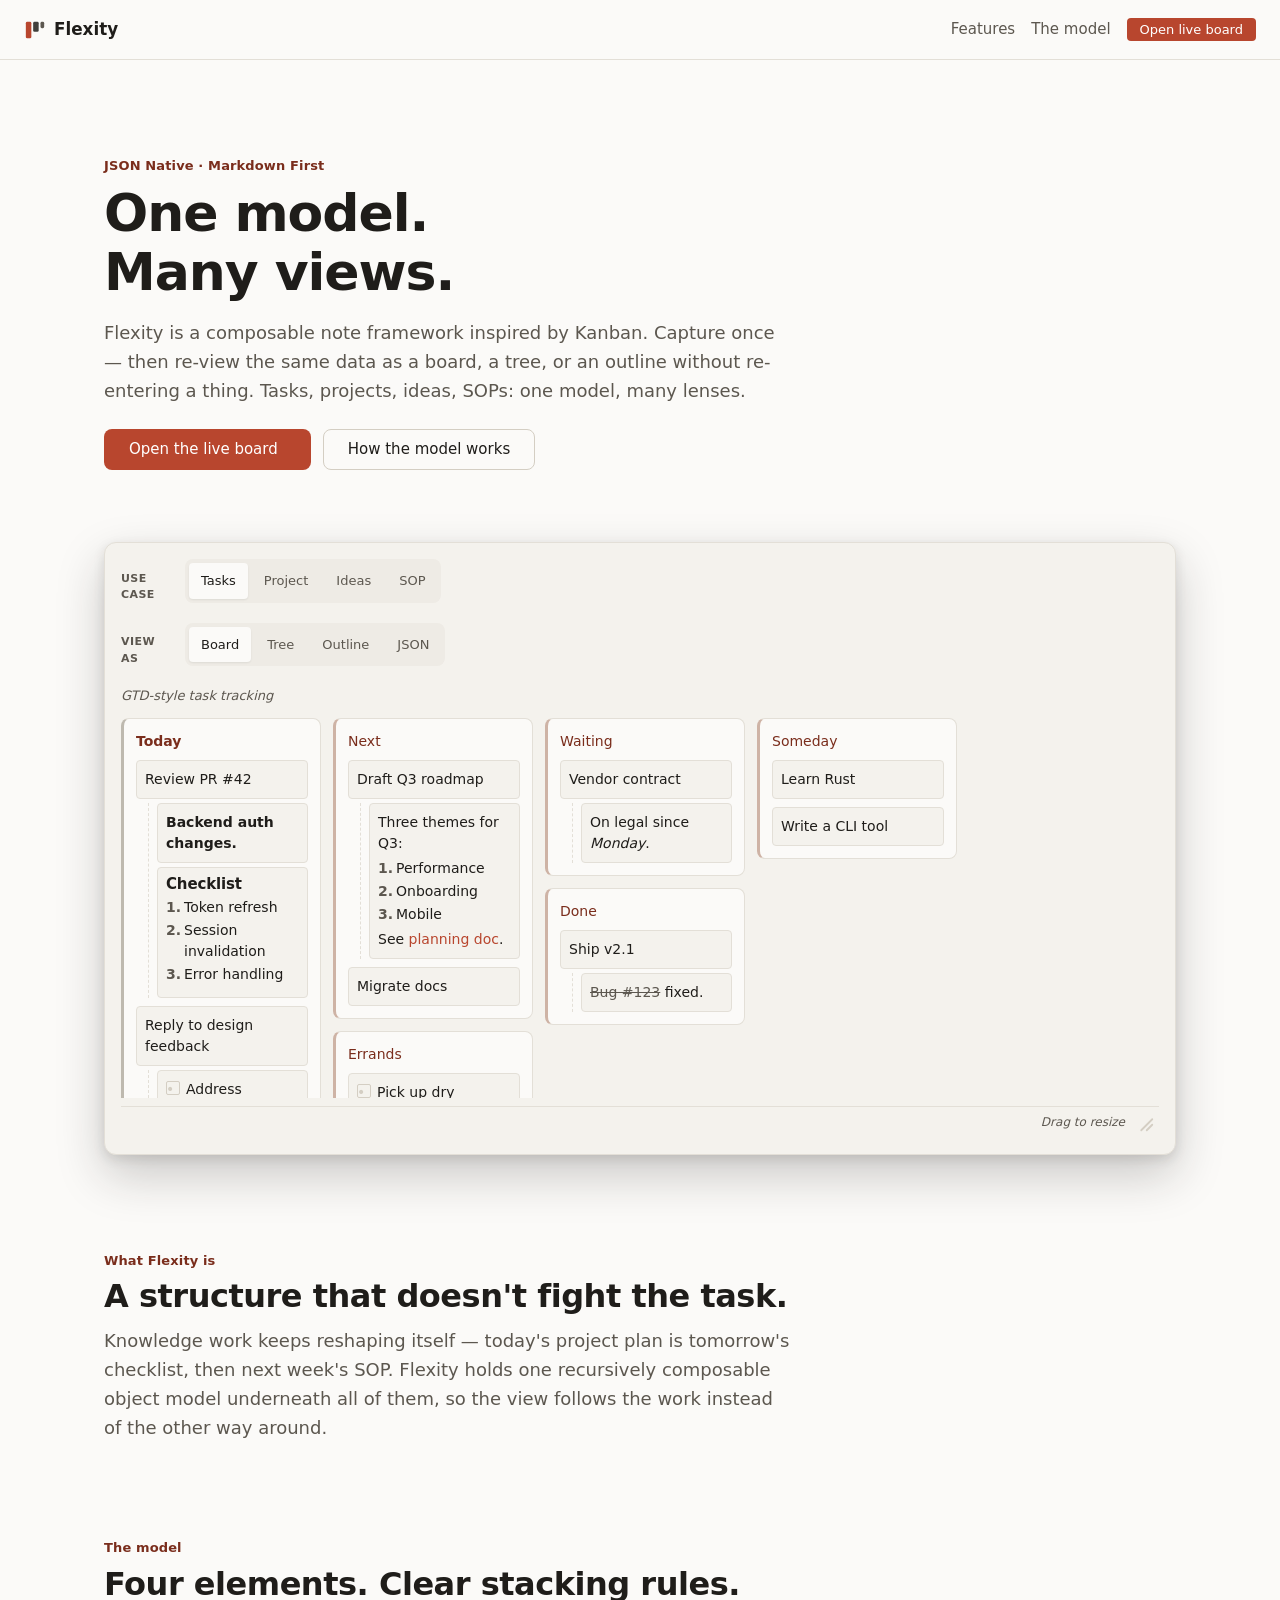
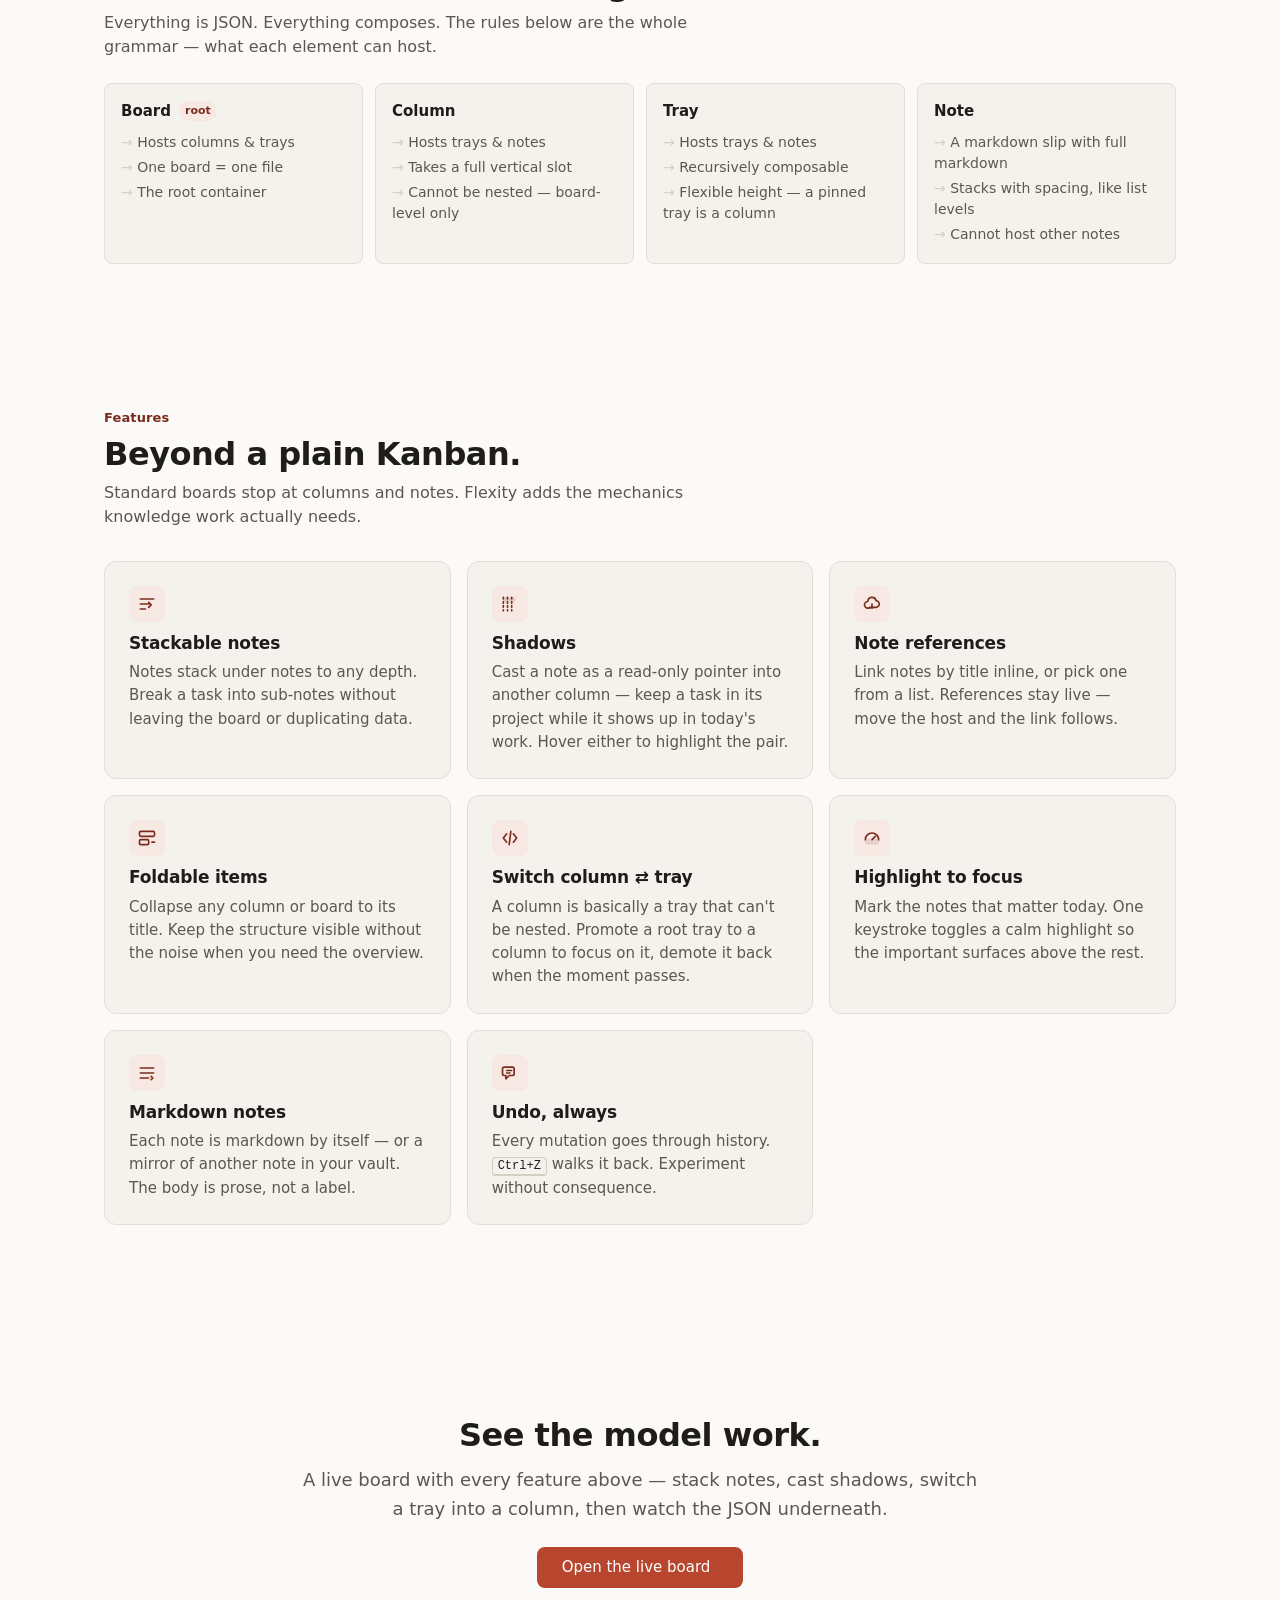
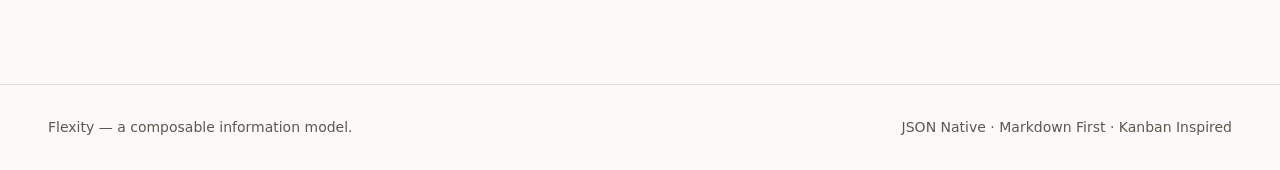
<file: docs/index.html>
<!DOCTYPE html>
<html lang="en">
  <head>
    <meta charset="UTF-8" />
    <meta name="viewport" content="width=device-width, initial-scale=1.0" />
    <title>Flexity — One model. Many views.</title>
    <meta name="description" content="Flexity is a JSON-native, markdown-first note framework. One composable structure, viewed as outlines, trackers, or SOPs without changing the data." />
    <link rel="stylesheet" href="style.css" />
  </head>
  <body>
    <header class="nav">
      <div class="container nav__inner">
        <a href="index.html" class="nav__brand">
          <svg class="mark" viewBox="0 0 24 24" fill="none" aria-hidden="true">
            <rect x="2" y="3" width="6" height="18" rx="1.5" fill="var(--accent)" />
            <rect x="10" y="3" width="6" height="11" rx="1.5" fill="var(--ink)" opacity="0.85" />
            <rect x="18" y="3" width="4" height="7" rx="1.5" fill="var(--ink-muted)" />
          </svg>
          Flexity
        </a>
        <div class="nav__spacer"></div>
        <nav class="nav__links">
          <a href="#features" class="nav__link nav__link--secondary">Features</a>
          <a href="#model" class="nav__link nav__link--secondary">The model</a>
          <a href="demo.html" class="btn btn--primary btn--sm">Open live board</a>
        </nav>
      </div>
    </header>

    <main>
      <!-- ===== Hero ===== -->
      <section class="hero">
        <div class="container">
          <p class="eyebrow">JSON Native · Markdown First</p>
          <h1 class="hero__title">One model.<br />Many views.</h1>
          <p class="lead hero__desc">
            Flexity is a composable note framework inspired by Kanban. Capture once —
            then re-view the same data as a board, a tree, or an outline without
            re-entering a thing. Tasks, projects, ideas, SOPs: one model, many lenses.
          </p>
          <div class="hero__cta">
            <a href="demo.html" class="btn btn--primary">
              Open the live board
              <svg viewBox="0 0 24 24" fill="none" stroke="currentColor" stroke-width="2" aria-hidden="true"><path d="M5 12h14M13 6l6 6-6 6" stroke-linecap="round" stroke-linejoin="round"/></svg>
            </a>
            <a href="#model" class="btn btn--ghost">How the model works</a>
          </div>
        </div>
      </section>

      <!-- ===== Showcase ===== -->
      <section class="section section--tight">
        <div class="container">
          <!-- Morphing view widget — index.js renders into #viewer-pane -->
          <div class="viewer" id="viewer">
            <div class="viewer__row">
              <span class="viewer__label">Use case</span>
              <div class="viewer__tabs" role="tablist" aria-label="Choose a use case">
                <button class="viewer__tab" role="tab" aria-selected="true" data-case="tasks">Tasks</button>
                <button class="viewer__tab" role="tab" aria-selected="false" data-case="project">Project</button>
                <button class="viewer__tab" role="tab" aria-selected="false" data-case="ideas">Ideas</button>
                <button class="viewer__tab" role="tab" aria-selected="false" data-case="sop">SOP</button>
              </div>
            </div>
            <div class="viewer__row">
              <span class="viewer__label">View as</span>
              <div class="viewer__tabs" role="tablist" aria-label="Render the data as">
                <button class="viewer__tab" role="tab" aria-selected="true" data-view="board">Board</button>
                <button class="viewer__tab" role="tab" aria-selected="false" data-view="tree">Tree</button>
                <button class="viewer__tab" role="tab" aria-selected="false" data-view="outline">Outline</button>
                <button class="viewer__tab" role="tab" aria-selected="false" data-view="json">JSON</button>
              </div>
            </div>
            <p class="viewer__hint" id="viewer-case-label">GTD-style task tracking</p>
            <div class="viewer__pane" id="viewer-pane"></div>
            <div class="viewer__resize" id="viewer-resize" title="Drag to resize">
              <span class="viewer__resize-hint">Drag to resize</span>
              <svg viewBox="0 0 24 24" fill="none" stroke="currentColor" stroke-width="2" aria-hidden="true"><path d="M21 15l-6 6M21 9l-12 12M15 21l3-3" stroke-linecap="round"/></svg>
            </div>
          </div>
        </div>
      </section>

      <!-- ===== What it is ===== -->
      <section class="section section--tight" id="what">
        <div class="container">
          <p class="eyebrow">What Flexity is</p>
          <h2>A structure that doesn't fight the task.</h2>
          <p class="lead" style="margin-top: var(--sp-3);">
            Knowledge work keeps reshaping itself — today's project plan is tomorrow's
            checklist, then next week's SOP. Flexity holds one recursively composable
            object model underneath all of them, so the view follows the work instead of
            the other way around.
          </p>
        </div>
      </section>

      <!-- ===== Stacking model ===== -->
      <section class="section section--tight" id="model">
        <div class="container">
          <p class="eyebrow">The model</p>
          <h2>Four elements. Clear stacking rules.</h2>
          <p class="muted" style="margin: var(--sp-2) 0 var(--sp-5); max-width: 60ch;">
            Everything is JSON. Everything composes. The rules below are the whole
            grammar — what each element can host.
          </p>
          <div class="rules">
            <div class="rule">
              <div class="rule__h">Board <span class="rule__tag">root</span></div>
              <ul class="rule__list">
                <li>Hosts columns &amp; trays</li>
                <li>One board = one file</li>
                <li>The root container</li>
              </ul>
            </div>
            <div class="rule">
              <div class="rule__h">Column</div>
              <ul class="rule__list">
                <li>Hosts trays &amp; notes</li>
                <li>Takes a full vertical slot</li>
                <li>Cannot be nested — board-level only</li>
              </ul>
            </div>
            <div class="rule">
              <div class="rule__h">Tray</div>
              <ul class="rule__list">
                <li>Hosts trays &amp; notes</li>
                <li>Recursively composable</li>
                <li>Flexible height — a pinned tray is a column</li>
              </ul>
            </div>
            <div class="rule">
              <div class="rule__h">Note</div>
              <ul class="rule__list">
                <li>A markdown slip with full markdown</li>
                <li>Stacks with spacing, like list levels</li>
                <li>Cannot host other notes</li>
              </ul>
            </div>
          </div>
        </div>
      </section>

      <!-- ===== Features ===== -->
      <section class="section" id="features">
        <div class="container">
          <p class="eyebrow">Features</p>
          <h2>Beyond a plain Kanban.</h2>
          <p class="muted" style="margin: var(--sp-2) 0 var(--sp-6); max-width: 60ch;">
            Standard boards stop at columns and notes. Flexity adds the mechanics
            knowledge work actually needs.
          </p>
          <div class="features">
            <article class="feature">
              <div class="feature__icon"><svg viewBox="0 0 24 24" fill="none" stroke="currentColor" stroke-width="2"><path d="M4 6h16M4 12h10M4 18h6" stroke-linecap="round"/><path d="M14 10l3 3-3 3" stroke-linecap="round" stroke-linejoin="round"/></svg></div>
              <h3 class="feature__title">Stackable notes</h3>
              <p class="feature__desc">Notes stack under notes to any depth. Break a task into sub-notes without leaving the board or duplicating data.</p>
            </article>
            <article class="feature">
              <div class="feature__icon"><svg viewBox="0 0 24 24" fill="none" stroke="currentColor" stroke-width="2"><path d="M4 4v16M9 4v16M14 4v16" stroke-linecap="round" stroke-dasharray="2 3"/><rect x="4" y="4" width="14" height="5" rx="1" fill="currentColor" opacity="0.15" stroke="none"/></svg></div>
              <h3 class="feature__title">Shadows</h3>
              <p class="feature__desc">Cast a note as a read-only pointer into another column — keep a task in its project while it shows up in today's work. Hover either to highlight the pair.</p>
            </article>
            <article class="feature">
              <div class="feature__icon"><svg viewBox="0 0 24 24" fill="none" stroke="currentColor" stroke-width="2"><path d="M9 17H7a4 4 0 1 1 0-8 5 5 0 0 1 9.9-1 4 4 0 0 1-.4 8H9" stroke-linecap="round" stroke-linejoin="round"/><path d="M12 12v5" stroke-linecap="round"/></svg></div>
              <h3 class="feature__title">Note references</h3>
              <p class="feature__desc">Link notes by title inline, or pick one from a list. References stay live — move the host and the link follows.</p>
            </article>
            <article class="feature">
              <div class="feature__icon"><svg viewBox="0 0 24 24" fill="none" stroke="currentColor" stroke-width="2"><rect x="3" y="4" width="18" height="6" rx="1.5"/><rect x="3" y="14" width="11" height="6" rx="1.5"/><path d="M18 17h3" stroke-linecap="round"/></svg></div>
              <h3 class="feature__title">Foldable items</h3>
              <p class="feature__desc">Collapse any column or board to its title. Keep the structure visible without the noise when you need the overview.</p>
            </article>
            <article class="feature">
              <div class="feature__icon"><svg viewBox="0 0 24 24" fill="none" stroke="currentColor" stroke-width="2"><path d="M8 7l-4 5 4 5M16 7l4 5-4 5" stroke-linecap="round" stroke-linejoin="round"/><path d="M13 4l-2 16" stroke-linecap="round"/></svg></div>
              <h3 class="feature__title">Switch column ⇄ tray</h3>
              <p class="feature__desc">A column is basically a tray that can't be nested. Promote a root tray to a column to focus on it, demote it back when the moment passes.</p>
            </article>
            <article class="feature">
              <div class="feature__icon"><svg viewBox="0 0 24 24" fill="none" stroke="currentColor" stroke-width="2"><path d="M4 14a8 8 0 1 1 16 0" stroke-linecap="round"/><path d="M12 14l4-4" stroke-linecap="round"/><rect x="3.5" y="13" width="17" height="7" rx="3.5" fill="currentColor" opacity="0.12" stroke="none"/></svg></div>
              <h3 class="feature__title">Highlight to focus</h3>
              <p class="feature__desc">Mark the notes that matter today. One keystroke toggles a calm highlight so the important surfaces above the rest.</p>
            </article>
            <article class="feature">
              <div class="feature__icon"><svg viewBox="0 0 24 24" fill="none" stroke="currentColor" stroke-width="2"><path d="M4 6h16M4 12h16M4 18h10" stroke-linecap="round"/><path d="M18 18l2 2-2 2" stroke-linecap="round" stroke-linejoin="round" transform="translate(-1 -2)"/></svg></div>
              <h3 class="feature__title">Markdown notes</h3>
              <p class="feature__desc">Each note is markdown by itself — or a mirror of another note in your vault. The body is prose, not a label.</p>
            </article>
            <article class="feature">
              <div class="feature__icon"><svg viewBox="0 0 24 24" fill="none" stroke="currentColor" stroke-width="2"><path d="M3 7v6a2 2 0 0 0 2 2h2v4l4-4h4a2 2 0 0 0 2-2V7a2 2 0 0 0-2-2H5a2 2 0 0 0-2 2z" stroke-linecap="round" stroke-linejoin="round"/><path d="M8 9h6M8 12h4" stroke-linecap="round"/></svg></div>
              <h3 class="feature__title">Undo, always</h3>
              <p class="feature__desc">Every mutation goes through history. <span class="kbd">Ctrl+Z</span> walks it back. Experiment without consequence.</p>
            </article>
          </div>
        </div>
      </section>

      <!-- ===== CTA ===== -->
      <section class="section cta">
        <div class="container">
          <h2 class="cta__title">See the model work.</h2>
          <p class="lead cta__desc">
            A live board with every feature above — stack notes, cast shadows,
            switch a tray into a column, then watch the JSON underneath.
          </p>
          <a href="demo.html" class="btn btn--primary">
            Open the live board
            <svg viewBox="0 0 24 24" fill="none" stroke="currentColor" stroke-width="2" aria-hidden="true"><path d="M5 12h14M13 6l6 6-6 6" stroke-linecap="round" stroke-linejoin="round"/></svg>
          </a>
        </div>
      </section>
    </main>

    <footer class="footer">
      <div class="container footer__inner">
        <span>Flexity — a composable information model.</span>
        <span class="muted">JSON Native · Markdown First · Kanban Inspired</span>
      </div>
    </footer>

    <script src="index.js"></script>
  </body>
</html>
</file>
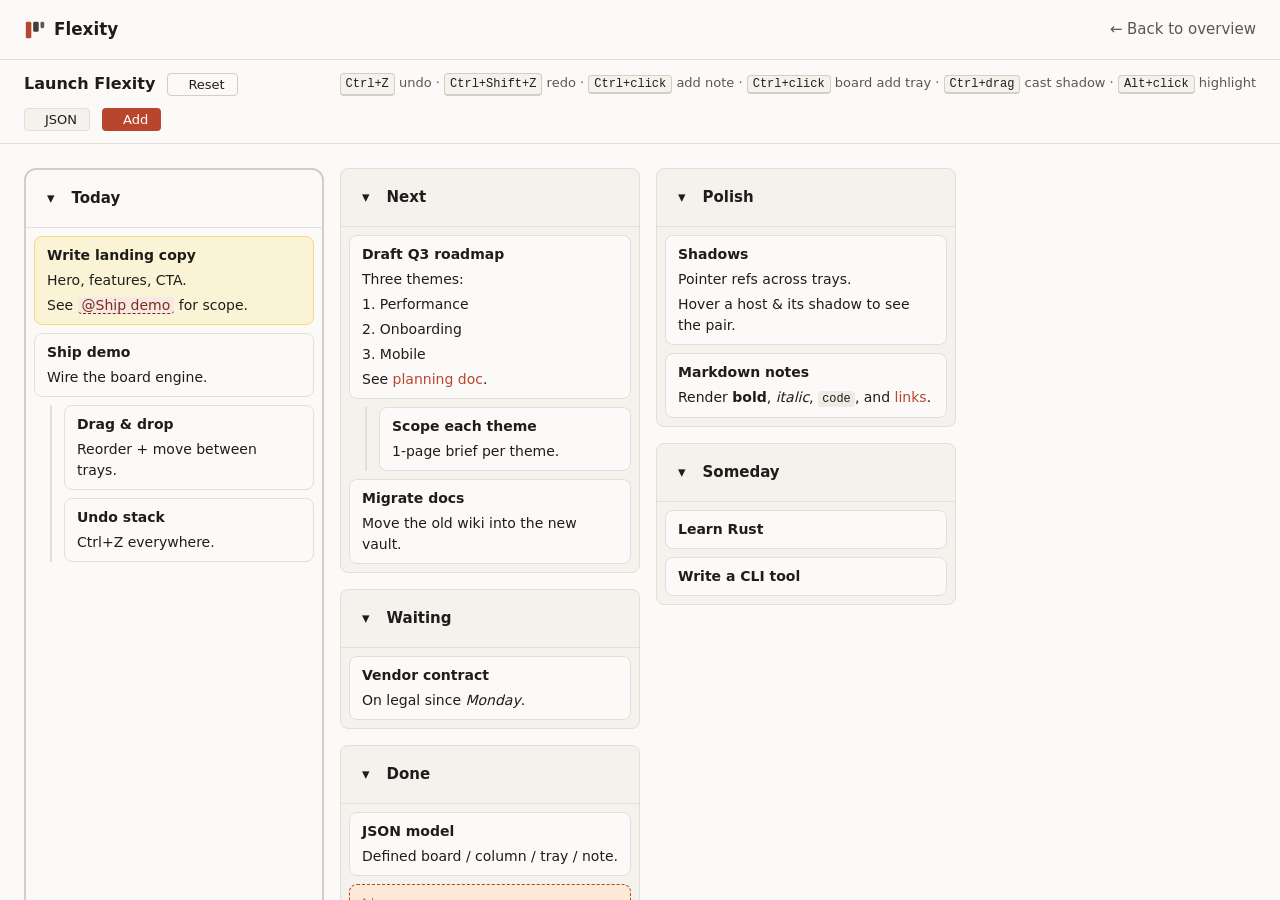
<file: docs/demo.html>
<!DOCTYPE html>
<html lang="en">
  <head>
    <meta charset="UTF-8" />
    <meta name="viewport" content="width=device-width, initial-scale=1.0" />
    <title>Flexity Demo — Live board</title>
    <meta name="description" content="A live Flexity board: stackable notes, shadows, references, fold, highlight, switch column↔tray, undo, and the JSON underneath." />
    <link rel="stylesheet" href="style.css" />
  </head>
  <body>
    <header class="nav">
      <div class="container nav__inner">
        <a href="index.html" class="nav__brand">
          <svg class="mark" viewBox="0 0 24 24" fill="none" aria-hidden="true">
            <rect x="2" y="3" width="6" height="18" rx="1.5" fill="var(--accent)" />
            <rect x="10" y="3" width="6" height="11" rx="1.5" fill="var(--ink)" opacity="0.85" />
            <rect x="18" y="3" width="4" height="7" rx="1.5" fill="var(--ink-muted)" />
          </svg>
          Flexity
        </a>
        <div class="nav__spacer"></div>
        <nav class="nav__links">
          <a href="index.html" class="nav__link">← Back to overview</a>
        </nav>
      </div>
    </header>

    <main class="demo-app">
      <!-- Toolbar -->
      <div class="demo-toolbar">
        <span class="demo-toolbar__title" id="board-title">Demo board</span>
        <button class="btn btn--ghost btn--sm" id="btn-reset" title="Reset to the default board">
          <svg viewBox="0 0 24 24" fill="none" stroke="currentColor" stroke-width="2" aria-hidden="true"><path d="M3 12a9 9 0 1 0 3-6.7" stroke-linecap="round"/><path d="M3 4v5h5" stroke-linecap="round" stroke-linejoin="round"/></svg>
          Reset
        </button>
        <span class="demo-toolbar__spacer"></span>
        <span class="demo-toolbar__hint">
          <button class="kbd kbd--btn" id="kbd-undo" title="Undo (Ctrl+Z)">Ctrl+Z</button> undo · <button class="kbd kbd--btn" id="kbd-redo" title="Redo (Ctrl+Shift+Z)">Ctrl+Shift+Z</button> redo · <span class="kbd">Ctrl+click</span> add note · <span class="kbd">Ctrl+click</span> board add tray · <span class="kbd">Ctrl+drag</span> cast shadow · <span class="kbd">Alt+click</span> highlight
        </span>
        <button class="btn btn--subtle btn--sm" id="btn-json" aria-pressed="false">
          <svg viewBox="0 0 24 24" fill="none" stroke="currentColor" stroke-width="2" aria-hidden="true"><path d="M8 4a4 4 0 0 0-4 4v8a4 4 0 0 0 4 4M16 4a4 4 0 0 1 4 4v8a4 4 0 0 1-4 4" stroke-linecap="round"/></svg>
          JSON
        </button>
        <button class="btn btn--primary btn--sm" id="btn-add-tray">
          <svg viewBox="0 0 24 24" fill="none" stroke="currentColor" stroke-width="2" aria-hidden="true"><path d="M12 5v14M5 12h14" stroke-linecap="round"/></svg>
          Add
        </button>
      </div>

      <!-- Board surface -->
      <div class="board-scroll">
        <div class="board" id="board"></div>
      </div>

      <!-- JSON drawer (hidden by default) -->
      <div class="json-drawer" id="json-drawer" hidden>
        <pre id="json-out"></pre>
      </div>
    </main>

    <!-- Toast + modal mounts -->
    <div class="toast-wrap" id="toast-wrap" aria-live="polite"></div>

    <script src="demo.js"></script>
  </body>
</html>
</file>
<file: docs/style.css>
/* =========================================================================
   Flexity Design System
   North Star: "The Quiet Workbench"
   Restrained warm-neutral palette, single humanist sans, flat-by-default.
   Token values are authoritative; prose lives in DESIGN.md.
   ========================================================================= */

:root {
  /* --- Color: Restrained. Warm accent ≤10% of any screen. --- */
  /* Neutrals: barely-warm near-white, never the saturated cream band. */
  --surface: #fbfaf8;          /* body bg, L~0.97, C~0.003  */
  --surface-raised: #f4f2ed;   /* notes, columns            */
  --surface-sunken: #eeebe5;   /* insets, wells             */
  --ink: #1f1d1a;              /* primary text, ~16:1 on surface */
  --ink-muted: #5c574f;        /* secondary text, ~6.9:1 on surface */
  --border: #e3dfd7;           /* hairline separators       */
  --border-strong: #d4cec3;    /* emphasis borders          */

  /* The single warm voice — terracotta. State + primary action only. */
  --accent: #b8462e;           /* white text passes 4.5:1 (5.4:1) */
  --accent-hover: #9c3a26;     /* 6.9:1 on white                 */
  --accent-soft: #f7e8e3;      /* selection / active tint bg     */
  --accent-ink: #7a2d1c;       /* accent-toned text on light bg  */

  /* Functional */
  --highlight: #f5d97e;        /* card highlight (focus), used sparingly */
  --highlight-soft: #fbf3d6;   /* highlight resting bg                    */
  --shadow-ink: #c2410c;       /* shadow-reference indicator (warm)       */
  --shadow-soft: #fde9d8;      /* shadow card resting bg                  */

  /* --- Typography: one humanist sans, hierarchy via weight + size. --- */
  --font-sans: "Segoe UI", system-ui, -apple-system, BlinkMacSystemFont, Roboto, "Helvetica Neue", sans-serif;
  --font-mono: "SF Mono", "Cascadia Code", Consolas, "Courier New", monospace;

  /* --- Spacing scale (8px base) --- */
  --sp-1: 4px;
  --sp-2: 8px;
  --sp-3: 12px;
  --sp-4: 16px;
  --sp-5: 24px;
  --sp-6: 32px;
  --sp-7: 48px;
  --sp-8: 64px;
  --sp-9: 96px;

  /* --- Radius: gentle, consistent --- */
  --r-sm: 4px;
  --r-md: 8px;
  --r-lg: 12px;
  --r-pill: 999px;

  /* --- Elevation: flat by default. Shadows = state signal only. --- */
  --shadow-drag: 0 8px 24px rgba(31, 29, 26, 0.18), 0 2px 6px rgba(31, 29, 26, 0.10);
  --shadow-modal: 0 20px 48px rgba(31, 29, 26, 0.22), 0 4px 12px rgba(31, 29, 26, 0.12);

  /* --- Motion: responsive, ease-out exponential. --- */
  --ease: cubic-bezier(0.16, 1, 0.3, 1);
  --ease-out: cubic-bezier(0.25, 0.8, 0.25, 1);
  --dur-fast: 120ms;
  --dur: 200ms;
  --dur-slow: 320ms;

  /* --- Layout --- */
  --maxw: 1120px;
  --maxw-prose: 68ch;
  --nav-h: 60px;
}

/* ============================ Reset ============================ */
*, *::before, *::after { box-sizing: border-box; }
* { margin: 0; }
html { -webkit-text-size-adjust: 100%; }
body {
  font-family: var(--font-sans);
  font-size: 16px;
  line-height: 1.5;
  color: var(--ink);
  background: var(--surface);
  -webkit-font-smoothing: antialiased;
  text-rendering: optimizeLegibility;
}
img, svg { display: block; max-width: 100%; }
button { font: inherit; color: inherit; cursor: pointer; background: none; border: none; }
input, textarea { font: inherit; color: inherit; }
a { color: var(--accent); text-decoration: none; }
a:hover { text-decoration: underline; }
ul, ol { padding-left: 1.25em; }
:focus-visible { outline: 2px solid var(--accent); outline-offset: 2px; border-radius: var(--r-sm); }

/* ============================ Typography ============================ */
h1, h2, h3 { text-wrap: balance; line-height: 1.15; font-weight: 600; color: var(--ink); }
h1 { font-size: clamp(2rem, 5vw, 3.25rem); letter-spacing: -0.02em; }
h2 { font-size: clamp(1.5rem, 3vw, 2rem); letter-spacing: -0.015em; }
h3 { font-size: 1.25rem; letter-spacing: -0.01em; }
p { max-width: var(--maxw-prose); }
.eyebrow {
  font-size: 0.8125rem; font-weight: 600; color: var(--accent-ink);
  letter-spacing: 0.01em; margin-bottom: var(--sp-2);
}
.lead { font-size: 1.125rem; line-height: 1.6; color: var(--ink-muted); max-width: 60ch; }
.mono { font-family: var(--font-mono); }
.muted { color: var(--ink-muted); }
code { font-family: var(--font-mono); font-size: 0.875em; background: var(--surface-sunken); padding: 0.1em 0.35em; border-radius: var(--r-sm); }

/* ============================ Layout ============================ */
.container { width: 100%; max-width: var(--maxw); margin: 0 auto; padding: 0 var(--sp-5); }
.section { padding: var(--sp-9) 0; }
.section--tight { padding: var(--sp-7) 0; }

/* ============================ Nav ============================ */
.nav {
  height: var(--nav-h); display: flex; align-items: center;
  border-bottom: 1px solid var(--border); background: var(--surface);
  position: sticky; top: 0; z-index: 50;
}
.nav__inner { display: flex; align-items: center; gap: var(--sp-5); width: 100%; }
.nav__brand { display: flex; align-items: center; gap: var(--sp-2); font-weight: 600; font-size: 1.05rem; color: var(--ink); }
.nav__brand:hover { text-decoration: none; }
.nav__brand .mark { width: 22px; height: 22px; flex: none; }
.nav .container { max-width: none; }
.nav__spacer { flex: 1; }
.nav__links { display: flex; align-items: center; gap: var(--sp-4); }
.nav__link { color: var(--ink-muted); font-size: 0.9375rem; font-weight: 500; }
.nav__link:hover { color: var(--ink); text-decoration: none; }

/* ============================ Buttons ============================ */
.btn {
  display: inline-flex; align-items: center; gap: var(--sp-2);
  padding: var(--sp-3) var(--sp-5); border-radius: var(--r-md);
  font-weight: 500; font-size: 0.9375rem; line-height: 1;
  border: 1px solid transparent; transition: background var(--dur-fast) var(--ease-out), border-color var(--dur-fast) var(--ease-out), color var(--dur-fast) var(--ease-out);
  white-space: nowrap; user-select: none;
}
.btn--primary { background: var(--accent); color: #fff; }
.btn--primary:hover { background: var(--accent-hover); }
.btn--ghost { background: transparent; color: var(--ink); border-color: var(--border-strong); }
.btn--ghost:hover { background: var(--surface-raised); border-color: var(--ink-muted); }
.btn--subtle { background: var(--surface-raised); color: var(--ink); border-color: var(--border); }
.btn--subtle:hover { background: var(--surface-sunken); }
.btn--sm { padding: var(--sp-1) var(--sp-3); font-size: 0.8125rem; border-radius: var(--r-sm); }
.btn--icon { padding: var(--sp-2); border-radius: var(--r-sm); }
.btn--icon svg { width: 16px; height: 16px; }

/* ============================ Hero ============================ */
.hero { padding: var(--sp-9) 0 var(--sp-5); }
.hero__title { margin-bottom: var(--sp-4); }
.hero__desc { margin-bottom: var(--sp-5); max-width: 60ch; }
.hero__cta { display: flex; gap: var(--sp-3); align-items: center; flex-wrap: wrap; }

/* The morphing-view demo widget */
.viewer {
  background: var(--surface-raised); border: 1px solid var(--border);
  border-radius: var(--r-lg); padding: var(--sp-4); box-shadow: var(--shadow-modal);
  min-width: 0;
}
.viewer__tabs { display: flex; gap: var(--sp-1); margin-bottom: var(--sp-3); background: var(--surface-sunken); padding: var(--sp-1); border-radius: var(--r-md); width: fit-content; }
.viewer__tab { padding: var(--sp-2) var(--sp-3); font-size: 0.8125rem; font-weight: 500; color: var(--ink-muted); border-radius: var(--r-sm); transition: all var(--dur-fast) var(--ease-out); }
.viewer__tab[aria-selected="true"] { background: var(--surface); color: var(--ink); box-shadow: 0 1px 2px rgba(31,29,26,0.08); }
.viewer__pane { height: 380px; min-width: 0; display: flex; flex-direction: column; }
.viewer__scroll { flex: 1; min-height: 0; overflow: auto; }
.viewer__json { font-family: var(--font-mono); font-size: 0.75rem; line-height: 1.5; color: var(--ink-muted); white-space: pre; }
.viewer__json .k { color: var(--accent-ink); }
.viewer__json .s { color: var(--ink); }
.viewer__resize { display: flex; align-items: center; justify-content: flex-end; gap: var(--sp-2); height: 32px; margin-top: var(--sp-2); padding-right: var(--sp-1); cursor: nwse-resize; color: var(--border-strong); border-top: 1px solid var(--border); transition: color var(--dur-fast) var(--ease-out); position: relative; }
.viewer__resize:hover, .viewer__resize.is-active { color: var(--accent); }
.viewer__resize svg { width: 22px; height: 22px; flex: none; }
.viewer__resize-hint { font-size: 0.75rem; color: var(--ink-muted); font-style: italic; white-space: nowrap; }

/* Outline view */
.outline { font-size: 0.9375rem; }
.outline__item { padding: var(--sp-1) 0; }
.outline__item .glyph { color: var(--ink-muted); margin-right: var(--sp-2); user-select: none; }
.outline__children { padding-left: var(--sp-5); border-left: 1px dashed var(--border-strong); margin-left: 4px; }

/* Board view (mini) — masonry: columns fill full height, trays stack vertically; no wrap */
.miniboard { display: flex; flex-wrap: nowrap; gap: var(--sp-3); min-height: 100%; align-items: stretch; padding-bottom: var(--sp-3); box-sizing: border-box; }
.minicol { flex: 0 0 200px; display: flex; flex-direction: column; background: var(--surface); border: 1px solid var(--border); border-left: 3px solid color-mix(in srgb, var(--ink) 12%, var(--border-strong)); border-radius: var(--r-md); padding: var(--sp-3); }
.minicol__h { font-size: 0.875rem; font-weight: 700; color: var(--accent-ink); margin-bottom: var(--sp-2); flex: none; }
.minicol__body { flex: 1; min-height: 0; display: flex; flex-direction: column; gap: var(--sp-2); }
.minotray-stack { flex: 0 0 200px; display: flex; flex-direction: column; gap: var(--sp-3); align-self: flex-start; }
.minotray { flex: none; width: 100%; background: var(--surface); border: 1px solid var(--border); border-left: 3px solid color-mix(in srgb, var(--accent) 20%, var(--border-strong)); border-radius: var(--r-md); padding: var(--sp-3); }
.minotray__h { font-size: 0.875rem; font-weight: 500; color: var(--accent-ink); margin-bottom: var(--sp-2); }
.minotray__h:last-child { margin-bottom: 0; }
.minotray__body { display: flex; flex-direction: column; gap: var(--sp-2); }
.minotray__body .minotray { flex: none; border-radius: var(--r-sm); }
.minicard { flex: none; background: var(--surface-raised); border: 1px solid var(--border); border-radius: var(--r-sm); padding: var(--sp-2); }
.mininote-group { display: flex; flex-direction: column; gap: var(--sp-1); }
.mininote-subs { display: flex; flex-direction: column; gap: var(--sp-1); margin-left: var(--sp-3); padding-left: var(--sp-2); border-left: 1px dashed var(--border); }
.minicard__md { font-size: 0.875rem; color: var(--ink); line-height: 1.5; }
.minicard__md p { margin: 0 0 4px; }
.minicard__md p:last-child { margin-bottom: 0; }
.minicard__md ul { list-style: none; padding: 0; margin: 0 0 4px; }
.minicard__md ul > li { padding-left: 12px; position: relative; margin-bottom: 2px; }
.minicard__md ul > li::before { content: "•"; position: absolute; left: 0; color: var(--border-strong); }
.minicard__md ol { list-style: none; counter-reset: ol-item; padding: 0; margin: 0 0 4px; }
.minicard__md ol > li { padding-left: 18px; position: relative; margin-bottom: 2px; counter-increment: ol-item; }
.minicard__md ol > li::before { content: counter(ol-item) "."; position: absolute; left: 0; color: var(--ink-muted); font-weight: 600; }
.minicard__md table { width: 100%; border-collapse: collapse; margin: 0 0 4px; font-size: 0.75rem; }
.minicard__md th, .minicard__md td { border: 1px solid var(--border); padding: 3px 6px; text-align: left; }
.minicard__md th { background: var(--surface-sunken); font-weight: 600; color: var(--ink); }
.minicard__md td { color: var(--ink-muted); }
.minicard__md .md-check { list-style: none; padding: 0; margin: 0; }
.minicard__md .md-check-item { padding-left: 20px; position: relative; margin-bottom: 3px; list-style: none; }
.minicard__md .md-box { position: absolute; left: 0; top: 2px; width: 14px; height: 14px; border: 1px solid var(--border-strong); border-radius: 2px; font-size: 10px; line-height: 14px; text-align: center; color: var(--accent); font-weight: 700; }
.minicard__md .is-done { color: var(--ink-muted); }
.minicard__md .is-done .md-box { background: var(--accent); border-color: var(--accent); color: #fff; }
.minicard__md code { font-size: 0.75rem; background: var(--surface-sunken); padding: 0 4px; border-radius: 2px; }
.minicard__md strong { color: var(--ink); font-weight: 600; }
.minicard__md a { color: var(--accent); }
.minicard__md del { color: var(--ink-muted); }
.minicard__md h3, .minicard__md h4 { font-size: 0.9375rem; font-weight: 600; margin: 0 0 4px; color: var(--ink); }

/* SOP view */
.sop { font-size: 0.9375rem; }
.sop__step { display: flex; gap: var(--sp-3); padding: var(--sp-2) 0; border-bottom: 1px solid var(--border); }
.sop__step:last-child { border-bottom: none; }
.sop__num { flex: none; width: 24px; height: 24px; border-radius: var(--r-pill); background: var(--accent-soft); color: var(--accent-ink); font-size: 0.75rem; font-weight: 600; display: grid; place-items: center; }

/* Two-row viewer layout */
.viewer__row { display: flex; align-items: center; gap: var(--sp-3); margin-bottom: var(--sp-2); flex-wrap: wrap; }
.viewer__label { font-size: 0.6875rem; font-weight: 600; color: var(--ink-muted); text-transform: uppercase; letter-spacing: 0.04em; flex: none; width: 52px; }
.viewer__hint { font-size: 0.8125rem; color: var(--ink-muted); margin: var(--sp-1) 0 var(--sp-3); font-style: italic; }

/* Mind-map tree view (horizontal branching from root) */
.mindmap { font-size: 0.8125rem; padding: var(--sp-2) 0; }
.mm-branch { display: flex; align-items: flex-start; }
.mm-node { padding: 3px 8px; border-radius: var(--r-sm); white-space: nowrap; margin: 2px 0; flex: none; font-size: 0.75rem; line-height: 1.4; }
.mm-node--board { font-weight: 600; background: var(--ink); color: #fff; }
.mm-node--column { font-weight: 500; background: var(--accent-soft); color: var(--accent-ink); }
.mm-node--tray { background: var(--surface-sunken); border: 1px solid var(--border-strong); color: var(--ink); }
.mm-node--note { background: var(--surface); border: 1px solid var(--border); color: var(--ink); }
.mm-children { display: flex; flex-direction: column; padding-left: 20px; position: relative; }
.mm-children::before { content: ""; position: absolute; left: 8px; top: 12px; bottom: 12px; border-left: 1px dashed var(--border-strong); }
.mm-children > .mm-branch { position: relative; }
.mm-children > .mm-branch::before { content: ""; position: absolute; left: -12px; top: 12px; width: 12px; border-top: 1px dashed var(--border-strong); }

/* Outline view (structural hierarchy with type tags + connector lines) */
.outline-struct { font-size: 0.8125rem; font-family: var(--font-mono); line-height: 1.7; }
.os-node { display: flex; align-items: center; gap: var(--sp-2); white-space: nowrap; overflow: hidden; text-overflow: ellipsis; }
.os-glyph { color: var(--ink-muted); flex: none; width: 12px; }
.os-tag { font-size: 0.625rem; font-weight: 600; padding: 1px 5px; border-radius: var(--r-sm); flex: none; }
.os-tag--board { background: var(--ink); color: #fff; }
.os-tag--column { background: var(--accent-soft); color: var(--accent-ink); }
.os-tag--tray { background: var(--surface-sunken); color: var(--ink); }
.os-tag--note { background: var(--surface-sunken); color: var(--ink-muted); }
.os-label { color: var(--ink); overflow: hidden; text-overflow: ellipsis; }
.os-children { border-left: 1px dashed var(--border-strong); margin-left: 5px; }

/* ============================ Feature grid ============================ */
.features { display: grid; grid-template-columns: repeat(auto-fit, minmax(280px, 1fr)); gap: var(--sp-4); }
.feature { padding: var(--sp-5); border: 1px solid var(--border); border-radius: var(--r-lg); background: var(--surface-raised); transition: border-color var(--dur) var(--ease-out); }
.feature:hover { border-color: var(--border-strong); }
.feature__icon { width: 36px; height: 36px; display: grid; place-items: center; background: var(--accent-soft); color: var(--accent-ink); border-radius: var(--r-md); margin-bottom: var(--sp-3); }
.feature__icon svg { width: 20px; height: 20px; }
.feature__title { font-size: 1.0625rem; margin-bottom: var(--sp-2); }
.feature__desc { font-size: 0.9375rem; color: var(--ink-muted); line-height: 1.55; }

/* ============================ Stacking rules diagram ============================ */
.rules { display: grid; grid-template-columns: repeat(auto-fit, minmax(220px, 1fr)); gap: var(--sp-3); }
.rule { padding: var(--sp-4); background: var(--surface-raised); border: 1px solid var(--border); border-radius: var(--r-md); }
.rule__h { font-weight: 600; font-size: 0.9375rem; margin-bottom: var(--sp-2); display: flex; align-items: center; gap: var(--sp-2); }
.rule__tag { font-size: 0.6875rem; font-weight: 600; color: var(--accent-ink); background: var(--accent-soft); padding: 2px 6px; border-radius: var(--r-pill); }
.rule__list { font-size: 0.875rem; color: var(--ink-muted); list-style: none; padding: 0; }
.rule__list li { padding: 2px 0; }
.rule__list li::before { content: "→ "; color: var(--border-strong); }

/* ============================ CTA band ============================ */
.cta { text-align: center; padding: var(--sp-9) 0; }
.cta__title { margin-bottom: var(--sp-3); }
.cta__desc { margin: 0 auto var(--sp-5); }

/* ============================ Footer ============================ */
.footer { border-top: 1px solid var(--border); padding: var(--sp-6) var(--sp-5); color: var(--ink-muted); font-size: 0.875rem; }
.footer .container { max-width: none; }
.footer__inner { display: flex; justify-content: space-between; align-items: center; gap: var(--sp-4); flex-wrap: wrap; }

/* ============================ Demo page ============================ */
.demo-app { display: flex; flex-direction: column; height: calc(100vh - var(--nav-h)); }
.demo-toolbar { display: flex; align-items: center; gap: var(--sp-3); padding: var(--sp-3) var(--sp-5); border-bottom: 1px solid var(--border); background: var(--surface); flex-wrap: wrap; }
.demo-toolbar__title { font-weight: 600; font-size: 1rem; }
.demo-toolbar__spacer { flex: 1; }
.demo-toolbar__hint { font-size: 0.8125rem; color: var(--ink-muted); }
.kbd { font-family: var(--font-mono); font-size: 0.75rem; background: var(--surface-raised); border: 1px solid var(--border-strong); border-bottom-width: 2px; border-radius: var(--r-sm); padding: 1px 5px; color: var(--ink); }
.kbd--btn { cursor: pointer; transition: background var(--dur-fast) var(--ease-out), border-color var(--dur-fast) var(--ease-out), color var(--dur-fast) var(--ease-out); }
.kbd--btn:hover { background: var(--accent-soft); border-color: var(--accent); color: var(--accent-ink); }
.kbd--btn:active { border-bottom-width: 1px; transform: translateY(1px); }

.board-scroll { flex: 1; overflow: auto; padding: var(--sp-5); background: var(--surface); }
.board { display: flex; gap: var(--sp-4); align-items: stretch; min-height: 100%; flex-wrap: nowrap; position: relative; transition: background var(--dur-fast) var(--ease-out); }

/* Column — outlined, structural, anchored (no fill) */
.column { flex: 0 0 300px; background: transparent; border: 2px solid var(--border-strong); border-radius: var(--r-lg); display: flex; flex-direction: column; transition: border-color var(--dur) var(--ease-out); }
.column.is-over { border-color: var(--accent); border-style: dashed; box-shadow: 0 0 0 3px var(--accent-soft); }
.column__head { display: flex; align-items: center; gap: var(--sp-2); padding: var(--sp-3); border-bottom: 1px solid var(--border); }
.column__fold { flex: none; }
.column__title { flex: 1; font-weight: 600; font-size: 0.9375rem; color: var(--ink); overflow: hidden; text-overflow: ellipsis; white-space: nowrap; }
.column__title[contenteditable="true"] { outline: none; border-radius: var(--r-sm); padding: 2px 4px; margin: -2px -4px; }
.column__title[contenteditable="true"]:focus { background: var(--surface); box-shadow: 0 0 0 2px var(--accent-soft); }
.column__menu { display: flex; gap: 1px; opacity: 0; transition: opacity var(--dur-fast) var(--ease-out); flex: none; }
.column:hover .column__menu { opacity: 1; }
.column__body { overflow-y: auto; padding: var(--sp-2); display: flex; flex-direction: column; gap: var(--sp-2); flex: 1; position: relative; }
.column__body[data-empty="true"]::before { content: "Drop notes here"; display: block; text-align: center; color: var(--ink-muted); font-size: 0.8125rem; padding: var(--sp-5); border: 1px dashed var(--border-strong); border-radius: var(--r-md); }
.column__foot { padding: var(--sp-2); border-top: 1px solid var(--border); }
.column.is-folded .column__body, .column.is-folded .column__foot { display: none; }
.column.is-folded { max-height: none; }
.column.is-folded .column__head { border-bottom: none; }

/* Root tray (inside a masonry stack) */
.tray--root { flex: none; width: 100%; }

/* Masonry stack — a vertical column of root trays */
.tray-stack { flex: 0 0 300px; display: flex; flex-direction: column; gap: var(--sp-4); align-self: flex-start; }

/* Tray — lighter than columns, fluid, movable */
.tray { background: var(--surface-raised); border: 1px solid var(--border); border-radius: var(--r-md); display: flex; flex-direction: column; transition: border-color var(--dur) var(--ease-out); }
.tray:hover { border-color: var(--border-strong); }
.tray.is-dragging { opacity: 0.4; }
.tray.is-over { border-color: var(--accent); border-style: dashed; box-shadow: 0 0 0 3px var(--accent-soft); }
.tray__head { display: flex; align-items: center; gap: var(--sp-2); padding: var(--sp-3); border-bottom: 1px solid var(--border); }
.tray__title { flex: 1; font-weight: 600; font-size: 0.9375rem; color: var(--ink); word-break: break-word; }
.tray__title[contenteditable="true"] { outline: none; border-radius: var(--r-sm); padding: 1px 3px; margin: -1px -3px; }
.tray__title[contenteditable="true"]:focus { background: var(--accent-soft); }
.tray__menu { display: flex; gap: 1px; opacity: 0; transition: opacity var(--dur-fast) var(--ease-out); flex: none; }
.tray:hover .tray__menu, .tray:focus-within .tray__menu { opacity: 1; }
.tray__body { overflow-y: auto; padding: var(--sp-2); display: flex; flex-direction: column; gap: var(--sp-2); flex: 1; position: relative; }
.tray__body[data-empty="true"]::before { content: "Drop notes here"; display: block; text-align: center; color: var(--ink-muted); font-size: 0.8125rem; padding: var(--sp-5); border: 1px dashed var(--border-strong); border-radius: var(--r-md); }
.tray__foot { padding: var(--sp-2); border-top: 1px solid var(--border); }
.tray.is-folded .tray__body, .tray.is-folded .tray__foot { display: none; }
.tray.is-folded .tray__head { border-bottom: none; }
.tray.is-highlighted { background: var(--highlight-soft); border-color: var(--highlight); }
.tray.is-shadow { background: var(--shadow-soft); border-color: var(--shadow-ink); border-style: dashed; }
.tray.is-shadow .tray__title::before { content: "⇲ "; color: var(--shadow-ink); }
.tray.is-shadow-pair { border-color: var(--shadow-ink); box-shadow: 0 0 0 1px var(--shadow-ink); }

/* Note */
.note { position: relative; background: var(--surface); border: 1px solid var(--border); border-radius: var(--r-md); transition: border-color var(--dur-fast) var(--ease-out), box-shadow var(--dur-fast) var(--ease-out), background var(--dur-fast) var(--ease-out); }
.note:hover { border-color: var(--border-strong); }
.note.is-dragging { opacity: 0.4; }
.note.is-shadow-cast { opacity: 0.6; border-color: var(--shadow-ink); border-style: dashed; }
.note.is-over { border-color: var(--accent); border-style: dashed; box-shadow: 0 0 0 3px var(--accent-soft); }
.note__fold { position: absolute; bottom: 4px; right: 4px; opacity: 0; transition: opacity var(--dur-fast) var(--ease-out); }
.note:hover .note__fold, .note:focus-within .note__fold { opacity: 1; }
.note.is-folded .note__fold { opacity: 1; }
.note__menu { position: absolute; top: 4px; right: 4px; display: flex; gap: 1px; opacity: 0; transition: opacity var(--dur-fast) var(--ease-out); }
.note:hover .note__menu, .note:focus-within .note__menu { opacity: 1; }
.note__body { padding: var(--sp-2) var(--sp-3); font-size: 0.875rem; color: var(--ink); line-height: 1.5; cursor: text; }
.note__body.is-empty::before { content: attr(data-placeholder); color: var(--ink-muted); opacity: 0.6; }
.note__body p { max-width: none; margin: 0 0 var(--sp-1) 0; }
.note__body p:last-child { margin-bottom: 0; }
.note__body h1, .note__body h2, .note__body h3 { margin: var(--sp-1) 0; font-weight: 600; line-height: 1.3; }
.note__body h1 { font-size: 1.125rem; }
.note__body h2 { font-size: 1rem; }
.note__body h3 { font-size: 0.9375rem; }
.note__body ul, .note__body ol { padding-left: 1.2em; margin: 0 0 var(--sp-1) 0; }
.note__body a { color: var(--accent); }
.note__body code { font-size: 0.85em; }
.note__body .ref-link { color: var(--accent-ink); background: var(--accent-soft); padding: 0 4px; border-radius: var(--r-sm); cursor: pointer; border-bottom: 1px dashed var(--accent-ink); }
.note__body .ref-link:hover { background: var(--accent); color: #fff; text-decoration: none; }
.note-group { display: flex; flex-direction: column; gap: var(--sp-2); }
.note-subs { display: flex; flex-direction: column; gap: var(--sp-2); margin-left: var(--sp-4); padding-left: var(--sp-3); border-left: 2px solid var(--border); }

/* Note states */
.note.is-highlighted { background: var(--highlight-soft); border-color: var(--highlight); }
.note.is-shadow { background: var(--shadow-soft); border-color: var(--shadow-ink); border-style: dashed; }
.note.is-shadow .note__body::before { content: "⇲ "; color: var(--shadow-ink); }
.note.is-shadow .note__body { cursor: default; }
.note.is-shadow-host, .note.is-shadow-pair { border-color: var(--shadow-ink); box-shadow: 0 0 0 1px var(--shadow-ink); }

/* Tags / meta */
.tag { font-size: 0.6875rem; font-weight: 500; padding: 1px 7px; border-radius: var(--r-pill); background: var(--surface-sunken); color: var(--ink-muted); }
.tag--accent { background: var(--accent-soft); color: var(--accent-ink); }

/* Add buttons */
.add-btn { display: flex; align-items: center; gap: var(--sp-2); width: 100%; padding: var(--sp-2); border-radius: var(--r-sm); color: var(--ink-muted); font-size: 0.8125rem; font-weight: 500; transition: background var(--dur-fast) var(--ease-out), color var(--dur-fast) var(--ease-out); }
.add-btn:hover { background: var(--surface-sunken); color: var(--ink); text-decoration: none; }
.add-btn svg { width: 14px; height: 14px; }
.add-tray { flex: none; width: 100%; display: flex; align-items: center; justify-content: center; padding: var(--sp-3); border: 1px dashed var(--border-strong); border-radius: var(--r-md); color: var(--ink-muted); font-weight: 500; font-size: 0.9375rem; transition: all var(--dur-fast) var(--ease-out); }
.add-tray:hover { border-color: var(--accent); color: var(--accent); background: var(--accent-soft); text-decoration: none; }

/* Drop indicator — absolutely positioned so it doesn't affect layout */
.drop-indicator { position: absolute; left: var(--sp-2); right: var(--sp-2); height: 2px; background: var(--accent); border-radius: 2px; pointer-events: none; z-index: 10; }
.drop-indicator--v { left: auto; right: auto; top: var(--sp-2); bottom: var(--sp-2); width: 2px; height: auto; }

/* JSON drawer */
.json-drawer { border-top: 1px solid var(--border); background: var(--surface-sunken); max-height: 40vh; overflow: auto; padding: var(--sp-4) var(--sp-5); }
.json-drawer[hidden] { display: none; }
.json-drawer pre { font-family: var(--font-mono); font-size: 0.75rem; line-height: 1.6; color: var(--ink); white-space: pre; }
.json-drawer .k { color: var(--accent-ink); }
.json-drawer .s { color: #4a6b3a; }
.json-drawer .b { color: #8a5a2a; }

/* Toast */
.toast-wrap { position: fixed; bottom: var(--sp-5); left: 50%; transform: translateX(-50%); z-index: 100; display: flex; flex-direction: column; gap: var(--sp-2); align-items: center; pointer-events: none; }
.toast { background: var(--ink); color: #fff; padding: var(--sp-2) var(--sp-4); border-radius: var(--r-md); font-size: 0.875rem; box-shadow: var(--shadow-modal); animation: toast-in var(--dur) var(--ease); }
@keyframes toast-in { from { opacity: 0; transform: translateY(8px); } to { opacity: 1; transform: translateY(0); } }

/* Modal (for reference picker) */
/* Dropdown menu (for Add button) */
.menu-dropdown { background: var(--surface); border: 1px solid var(--border); border-radius: var(--r-md); box-shadow: var(--shadow-modal); min-width: 220px; z-index: 100; overflow: hidden; }
.menu-dropdown__item { display: flex; flex-direction: column; gap: 2px; width: 100%; padding: var(--sp-2) var(--sp-3); background: transparent; border: none; text-align: left; cursor: pointer; color: var(--ink); font-size: 0.9375rem; }
.menu-dropdown__item:hover { background: var(--accent-soft); }
.menu-dropdown__item .sub { color: var(--ink-muted); font-size: 0.8125rem; }

.modal-backdrop { position: fixed; inset: 0; background: rgba(31,29,26,0.4); z-index: 90; display: grid; place-items: center; padding: var(--sp-4); }
.modal { background: var(--surface); border: 1px solid var(--border); border-radius: var(--r-lg); box-shadow: var(--shadow-modal); width: 100%; max-width: 480px; max-height: 80vh; display: flex; flex-direction: column; }
.modal__head { padding: var(--sp-4); border-bottom: 1px solid var(--border); display: flex; align-items: center; justify-content: space-between; }
.modal__title { font-weight: 600; font-size: 1rem; }
.modal__body { padding: var(--sp-3); overflow-y: auto; }
.modal__item { display: block; width: 100%; text-align: left; padding: var(--sp-2) var(--sp-3); border-radius: var(--r-sm); color: var(--ink); font-size: 0.9375rem; }
.modal__item:hover { background: var(--surface-raised); text-decoration: none; }
.modal__item .path { font-size: 0.75rem; color: var(--ink-muted); display: block; }

/* ============================ Responsive ============================ */
@media (max-width: 880px) {
  .hero { padding: var(--sp-7) 0 var(--sp-5); }
  .section { padding: var(--sp-7) 0; }
  .nav__links .nav__link--secondary { display: none; }
  .column, .tray-stack { flex: 0 0 260px; }
}
@media (max-width: 560px) {
  .container { padding: 0 var(--sp-4); }
  .demo-toolbar { padding: var(--sp-2) var(--sp-3); }
  .board-scroll { padding: var(--sp-3); }
}

/* ============================ Reduced motion ============================ */
@media (prefers-reduced-motion: reduce) {
  *, *::before, *::after { animation-duration: 0.01ms !important; animation-iteration-count: 1 !important; transition-duration: 0.01ms !important; }
  .toast { animation: none; }
}
</file>
